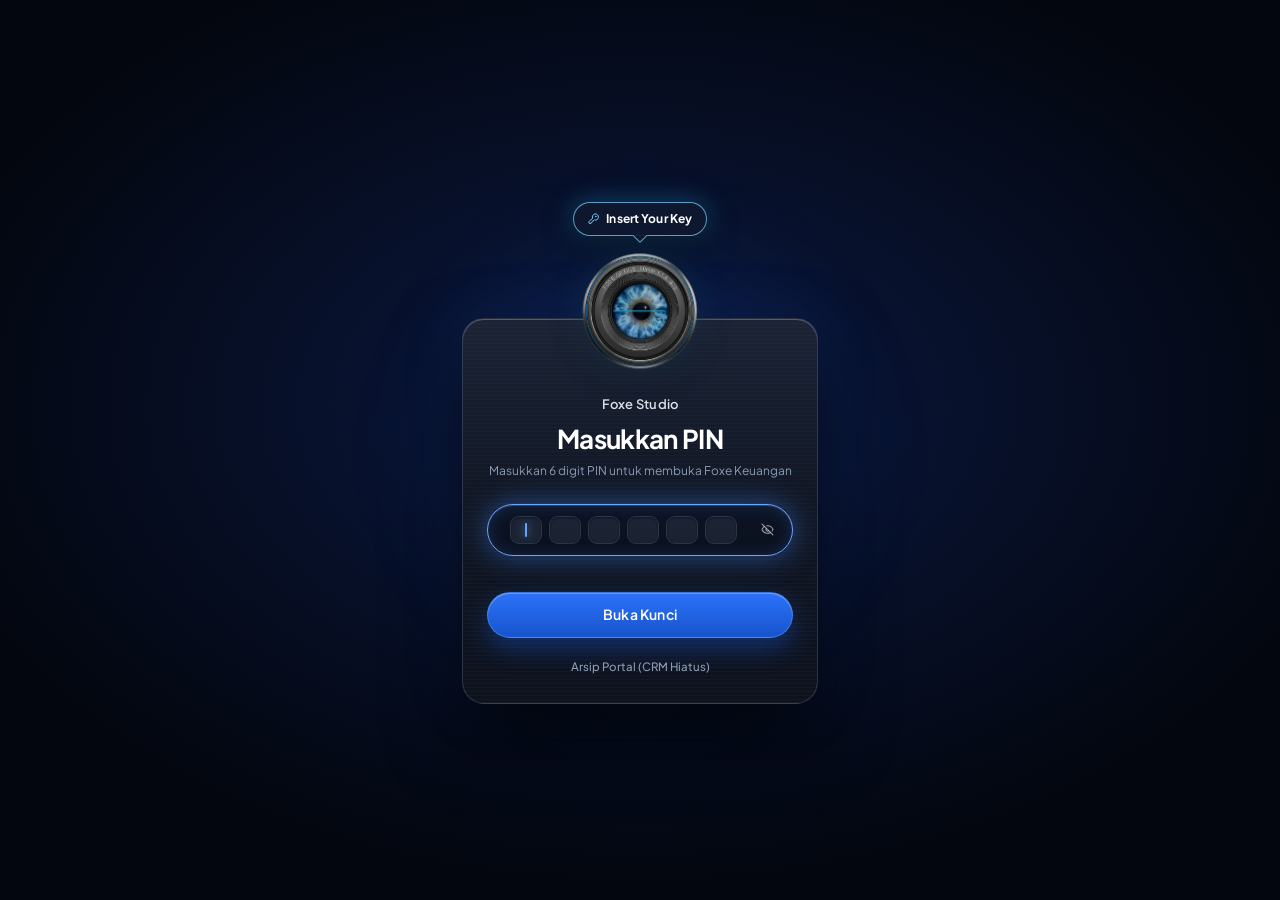
<file: index.html>
<!doctype html>
<html lang="id">
  <head>
    <meta charset="UTF-8" />
    <meta name="viewport" content="width=device-width, initial-scale=1.0" />
    <meta http-equiv="Cache-Control" content="no-cache, no-store, must-revalidate" />
    <meta http-equiv="Pragma" content="no-cache" />
    <meta http-equiv="Expires" content="0" />
    <meta name="foxe-sync-id" content="sy_20261128-1400" />
    <title>Foxe Studio Keuangan — Pearl Prism Frost</title>
    <link rel="icon" type="image/png" href="./assets/glass/logo-foxe.png" />
    <script>const BUILD_ID = "1795874451"; window.FOXE_BUILD_ID = BUILD_ID;</script>
    <link rel="preconnect" href="https://fonts.googleapis.com" />
    <link rel="preconnect" href="https://fonts.gstatic.com" crossorigin />
    <link
      href="https://fonts.googleapis.com/css2?family=JetBrains+Mono:wght@400;500;600;700&family=Plus+Jakarta+Sans:wght@400;500;600;700;800&display=swap"
      rel="stylesheet"
    />
    <script type="module" crossorigin src="./assets/index-B6zv9a7u.js"></script>
    <link rel="stylesheet" crossorigin href="./assets/index-qf_C1pP2.css">
  </head>
  <body>
    <div id="root"></div>
  </body>
</html>
</file>
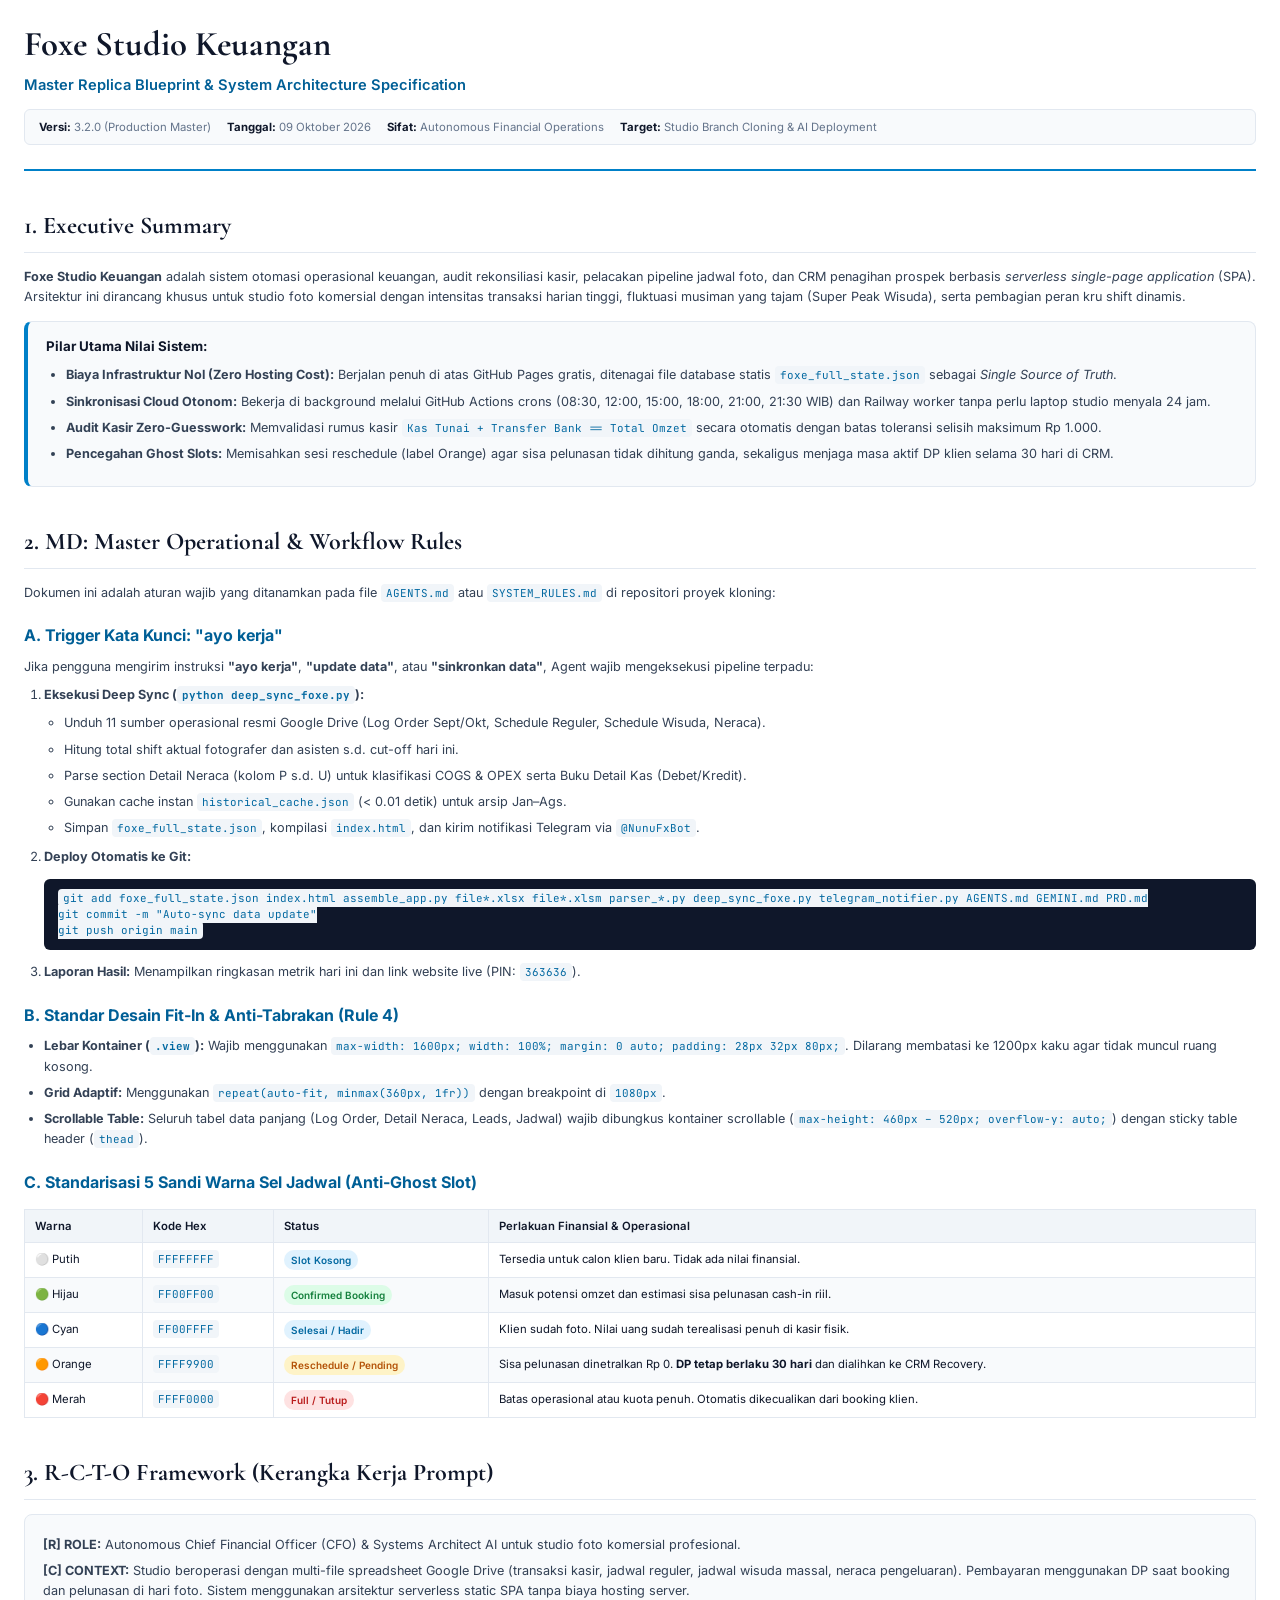
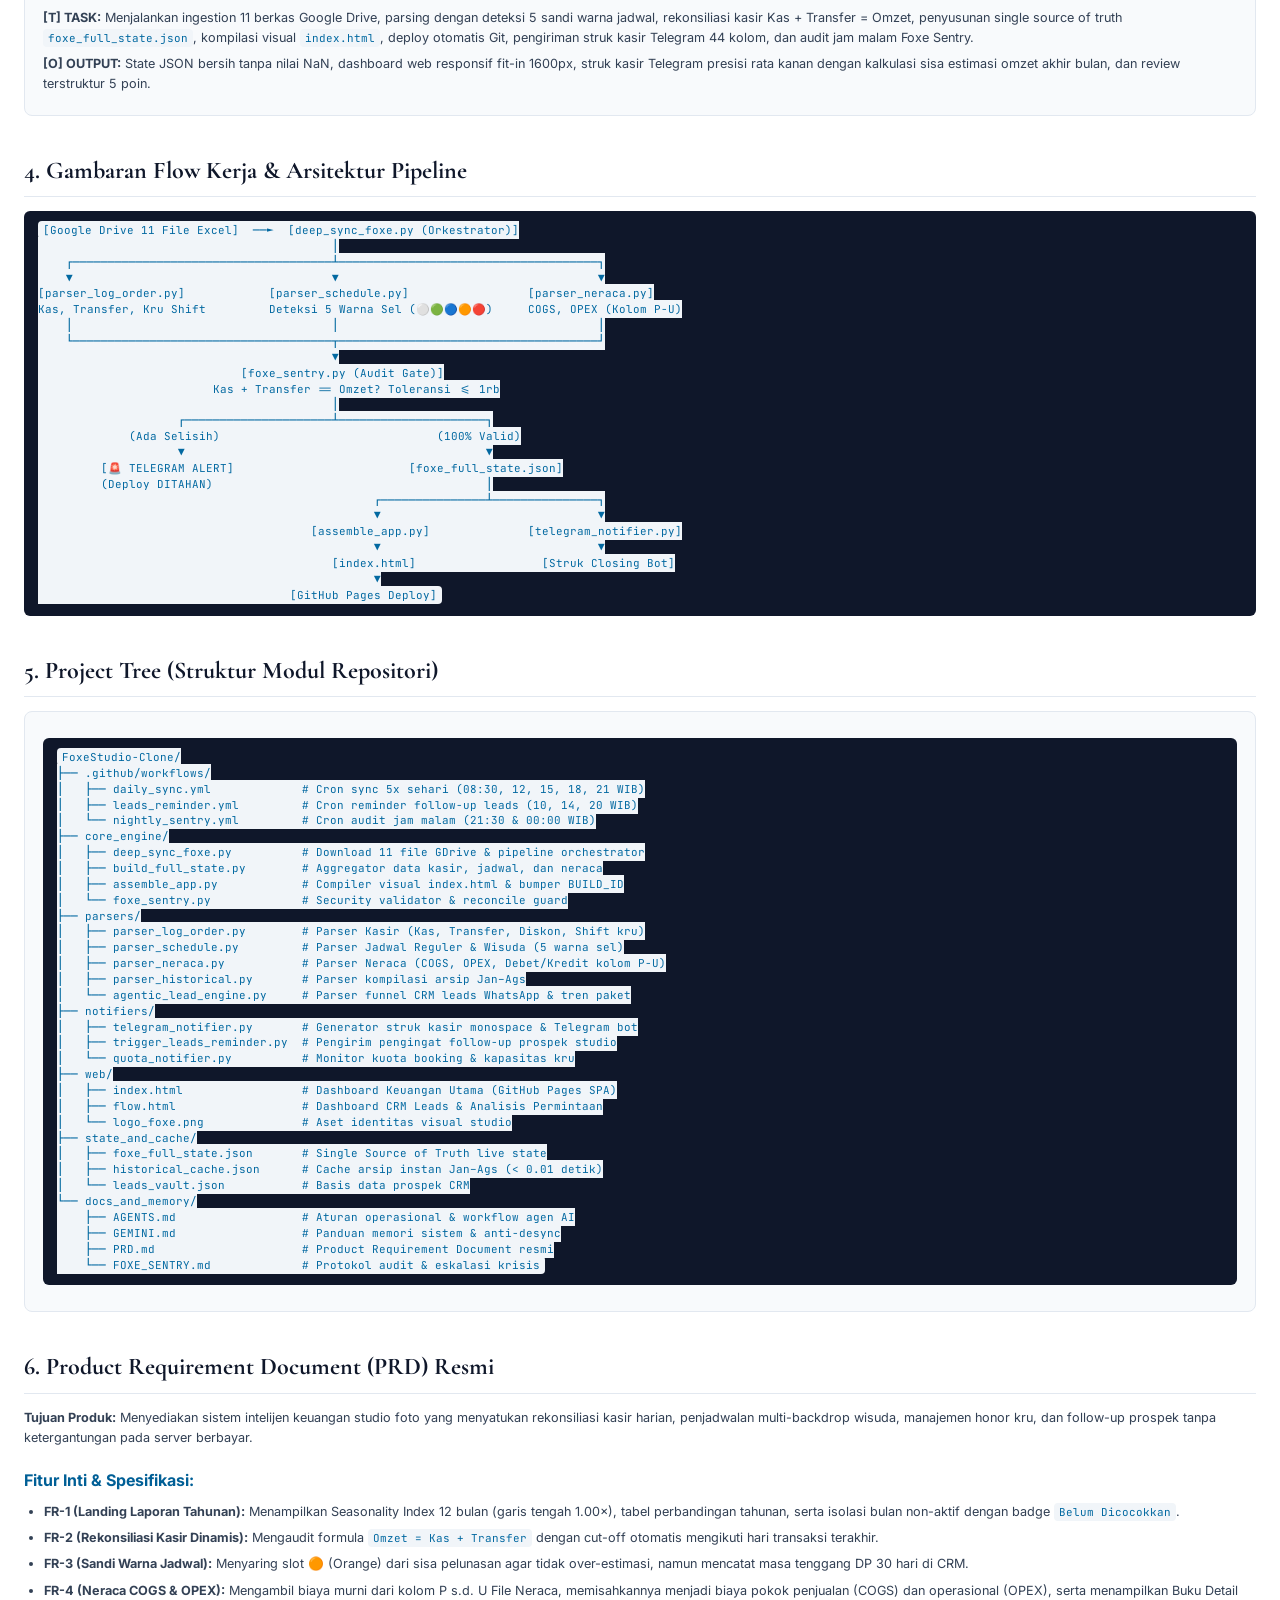
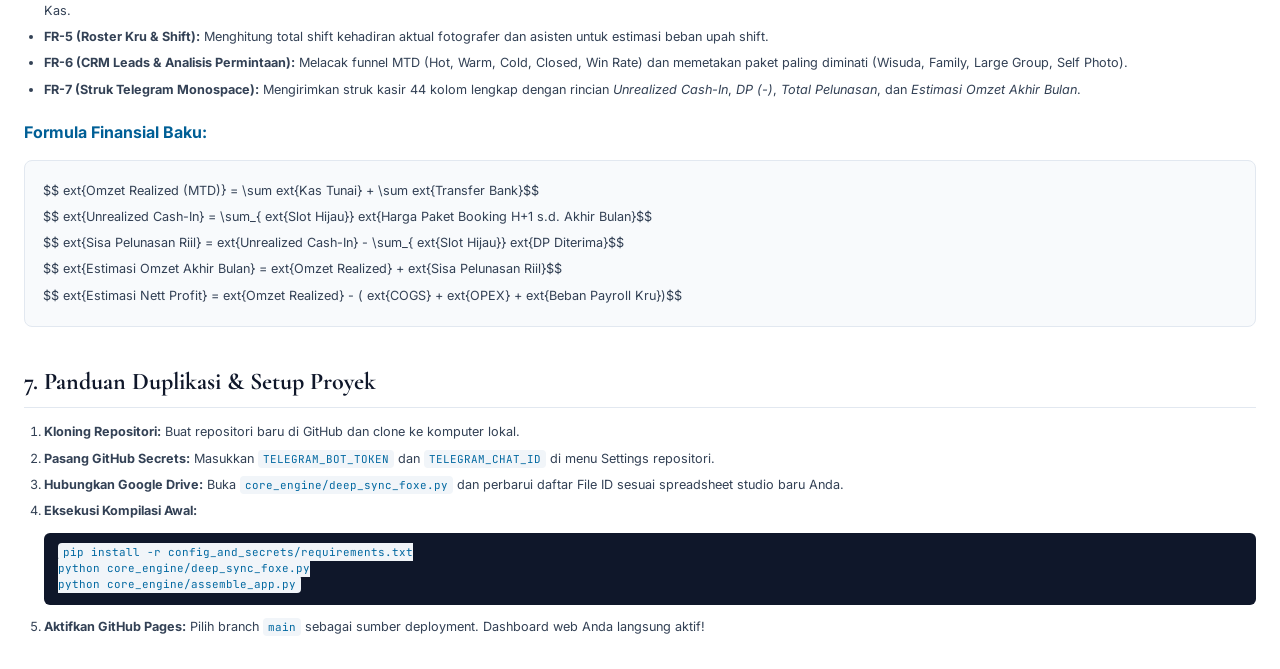
<file: Foxe_Studio_Keuangan_Blueprint.html>
<!DOCTYPE html>
<html lang="id">
<head>
<meta charset="UTF-8">
<title>Foxe Studio Keuangan — Master Replica Blueprint & System Specification</title>
<style>
  @import url('https://fonts.googleapis.com/css2?family=Cormorant+Garamond:wght@600;700&family=Inter:wght@400;500;600;700&family=JetBrains+Mono:wght@400;500;600&display=swap');

  :root {
    --primary: #0080c8;
    --primary-dark: #005f96;
    --canvas: #ffffff;
    --surface: #f8fafc;
    --surface-border: #e2e8f0;
    --ink: #0f172a;
    --ink-muted: #64748b;
    --success: #15803d;
    --success-bg: #dcfce7;
    --warning: #b45309;
    --warning-bg: #fef3c7;
    --danger: #b91c1c;
    --danger-bg: #fee2e2;
  }

  @page {
    size: A4 portrait;
    margin: 18mm 16mm 20mm 16mm;
    @bottom-right {
      content: "Halaman " counter(page) " dari " counter(pages);
      font-family: 'Inter', sans-serif;
      font-size: 8pt;
      color: #94a3b8;
    }
  }

  * { box-sizing: border-box; -webkit-print-color-adjust: exact; print-color-adjust: exact; }
  body {
    font-family: 'Inter', -apple-system, BlinkMacSystemFont, sans-serif;
    color: var(--ink);
    background: var(--canvas);
    line-height: 1.6;
    font-size: 10pt;
    margin: 0;
    padding: 24px;
  }

  .cover {
    border-bottom: 2px solid var(--primary);
    padding-bottom: 24px;
    margin-bottom: 30px;
  }
  .cover h1 {
    font-family: 'Cormorant Garamond', Georgia, serif;
    font-size: 26pt;
    font-weight: 700;
    color: var(--ink);
    margin: 0 0 8px 0;
    line-height: 1.2;
  }
  .cover .subtitle {
    font-size: 11pt;
    color: var(--primary-dark);
    font-weight: 600;
    margin-bottom: 12px;
  }
  .cover .meta-bar {
    display: flex;
    flex-wrap: wrap;
    gap: 16px;
    font-size: 8.5pt;
    color: var(--ink-muted);
    background: var(--surface);
    padding: 8px 14px;
    border-radius: 6px;
    border: 1px solid var(--surface-border);
  }
  .meta-bar span strong { color: var(--ink); }

  h2 {
    font-family: 'Cormorant Garamond', Georgia, serif;
    font-size: 18pt;
    font-weight: 700;
    color: var(--ink);
    border-bottom: 1.5px solid var(--surface-border);
    padding-bottom: 6px;
    margin-top: 36px;
    margin-bottom: 14px;
    page-break-after: avoid;
  }
  h3 {
    font-family: 'Inter', sans-serif;
    font-size: 12pt;
    font-weight: 700;
    color: var(--primary-dark);
    margin-top: 20px;
    margin-bottom: 8px;
    page-break-after: avoid;
  }
  p, li {
    font-size: 9.5pt;
    color: #334155;
    margin: 6px 0;
  }
  ul, ol {
    padding-left: 20px;
    margin: 8px 0;
  }

  .card {
    background: var(--surface);
    border: 1px solid var(--surface-border);
    border-radius: 8px;
    padding: 14px 18px;
    margin: 14px 0;
    page-break-inside: avoid;
  }
  .card.highlight {
    border-left: 4px solid var(--primary);
  }

  table {
    width: 100%;
    border-collapse: collapse;
    margin: 14px 0;
    font-size: 8.5pt;
    page-break-inside: avoid;
  }
  th, td {
    padding: 7px 10px;
    border: 1px solid var(--surface-border);
    text-align: left;
    vertical-align: top;
  }
  th {
    background: #f1f5f9;
    font-weight: 600;
    color: var(--ink);
  }
  tr:nth-child(even) td {
    background: #f8fafc;
  }

  code, pre {
    font-family: 'JetBrains Mono', Consolas, monospace;
    font-size: 8.2pt;
  }
  code {
    background: #f1f5f9;
    color: #0369a1;
    padding: 2px 5px;
    border-radius: 4px;
  }
  pre {
    background: #0f172a;
    color: #f8fafc;
    padding: 12px 14px;
    border-radius: 6px;
    overflow-x: auto;
    line-height: 1.45;
    margin: 12px 0;
    page-break-inside: avoid;
  }

  .pill {
    display: inline-block;
    padding: 2px 7px;
    border-radius: 12px;
    font-size: 7.5pt;
    font-weight: 600;
  }
  .pill.success { background: var(--success-bg); color: var(--success); }
  .pill.warning { background: var(--warning-bg); color: var(--warning); }
  .pill.danger { background: var(--danger-bg); color: var(--danger); }
  .pill.info { background: #e0f2fe; color: #0369a1; }

  .page-break { page-break-before: always; }
</style>
</head>
<body>

<div class="cover">
  <h1>Foxe Studio Keuangan</h1>
  <div class="subtitle">Master Replica Blueprint & System Architecture Specification</div>
  <div class="meta-bar">
    <span><strong>Versi:</strong> 3.2.0 (Production Master)</span>
    <span><strong>Tanggal:</strong> 09 Oktober 2026</span>
    <span><strong>Sifat:</strong> Autonomous Financial Operations</span>
    <span><strong>Target:</strong> Studio Branch Cloning & AI Deployment</span>
  </div>
</div>

<h2>1. Executive Summary</h2>
<p><strong>Foxe Studio Keuangan</strong> adalah sistem otomasi operasional keuangan, audit rekonsiliasi kasir, pelacakan pipeline jadwal foto, dan CRM penagihan prospek berbasis <em>serverless single-page application</em> (SPA). Arsitektur ini dirancang khusus untuk studio foto komersial dengan intensitas transaksi harian tinggi, fluktuasi musiman yang tajam (Super Peak Wisuda), serta pembagian peran kru shift dinamis.</p>

<div class="card highlight">
  <strong>Pilar Utama Nilai Sistem:</strong>
  <ul>
    <li><strong>Biaya Infrastruktur Nol (Zero Hosting Cost):</strong> Berjalan penuh di atas GitHub Pages gratis, ditenagai file database statis <code>foxe_full_state.json</code> sebagai <em>Single Source of Truth</em>.</li>
    <li><strong>Sinkronisasi Cloud Otonom:</strong> Bekerja di background melalui GitHub Actions crons (08:30, 12:00, 15:00, 18:00, 21:00, 21:30 WIB) dan Railway worker tanpa perlu laptop studio menyala 24 jam.</li>
    <li><strong>Audit Kasir Zero-Guesswork:</strong> Memvalidasi rumus kasir <code>Kas Tunai + Transfer Bank == Total Omzet</code> secara otomatis dengan batas toleransi selisih maksimum Rp 1.000.</li>
    <li><strong>Pencegahan Ghost Slots:</strong> Memisahkan sesi reschedule (label Orange) agar sisa pelunasan tidak dihitung ganda, sekaligus menjaga masa aktif DP klien selama 30 hari di CRM.</li>
  </ul>
</div>

<h2>2. MD: Master Operational & Workflow Rules</h2>
<p>Dokumen ini adalah aturan wajib yang ditanamkan pada file <code>AGENTS.md</code> atau <code>SYSTEM_RULES.md</code> di repositori proyek kloning:</p>

<h3>A. Trigger Kata Kunci: "ayo kerja"</h3>
<p>Jika pengguna mengirim instruksi <strong>"ayo kerja"</strong>, <strong>"update data"</strong>, atau <strong>"sinkronkan data"</strong>, Agent wajib mengeksekusi pipeline terpadu:</p>
<ol>
  <li><strong>Eksekusi Deep Sync (<code>python deep_sync_foxe.py</code>):</strong>
    <ul>
      <li>Unduh 11 sumber operasional resmi Google Drive (Log Order Sept/Okt, Schedule Reguler, Schedule Wisuda, Neraca).</li>
      <li>Hitung total shift aktual fotografer dan asisten s.d. cut-off hari ini.</li>
      <li>Parse section Detail Neraca (kolom P s.d. U) untuk klasifikasi COGS & OPEX serta Buku Detail Kas (Debet/Kredit).</li>
      <li>Gunakan cache instan <code>historical_cache.json</code> (&lt; 0.01 detik) untuk arsip Jan–Ags.</li>
      <li>Simpan <code>foxe_full_state.json</code>, kompilasi <code>index.html</code>, dan kirim notifikasi Telegram via <code>@NunuFxBot</code>.</li>
    </ul>
  </li>
  <li><strong>Deploy Otomatis ke Git:</strong>
    <pre><code>git add foxe_full_state.json index.html assemble_app.py file*.xlsx file*.xlsm parser_*.py deep_sync_foxe.py telegram_notifier.py AGENTS.md GEMINI.md PRD.md
git commit -m "Auto-sync data update"
git push origin main</code></pre>
  </li>
  <li><strong>Laporan Hasil:</strong> Menampilkan ringkasan metrik hari ini dan link website live (PIN: <code>363636</code>).</li>
</ol>

<h3>B. Standar Desain Fit-In & Anti-Tabrakan (Rule 4)</h3>
<ul>
  <li><strong>Lebar Kontainer (<code>.view</code>):</strong> Wajib menggunakan <code>max-width: 1600px; width: 100%; margin: 0 auto; padding: 28px 32px 80px;</code>. Dilarang membatasi ke 1200px kaku agar tidak muncul ruang kosong.</li>
  <li><strong>Grid Adaptif:</strong> Menggunakan <code>repeat(auto-fit, minmax(360px, 1fr))</code> dengan breakpoint di <code>1080px</code>.</li>
  <li><strong>Scrollable Table:</strong> Seluruh tabel data panjang (Log Order, Detail Neraca, Leads, Jadwal) wajib dibungkus kontainer scrollable (<code>max-height: 460px – 520px; overflow-y: auto;</code>) dengan sticky table header (<code>thead</code>).</li>
</ul>

<h3>C. Standarisasi 5 Sandi Warna Sel Jadwal (Anti-Ghost Slot)</h3>
<table>
  <thead>
    <tr><th>Warna</th><th>Kode Hex</th><th>Status</th><th>Perlakuan Finansial & Operasional</th></tr>
  </thead>
  <tbody>
    <tr><td>⚪ Putih</td><td><code>FFFFFFFF</code></td><td><span class="pill info">Slot Kosong</span></td><td>Tersedia untuk calon klien baru. Tidak ada nilai finansial.</td></tr>
    <tr><td>🟢 Hijau</td><td><code>FF00FF00</code></td><td><span class="pill success">Confirmed Booking</span></td><td>Masuk potensi omzet dan estimasi sisa pelunasan cash-in riil.</td></tr>
    <tr><td>🔵 Cyan</td><td><code>FF00FFFF</code></td><td><span class="pill info">Selesai / Hadir</span></td><td>Klien sudah foto. Nilai uang sudah terealisasi penuh di kasir fisik.</td></tr>
    <tr><td>🟠 Orange</td><td><code>FFFF9900</code></td><td><span class="pill warning">Reschedule / Pending</span></td><td>Sisa pelunasan dinetralkan Rp 0. <strong>DP tetap berlaku 30 hari</strong> dan dialihkan ke CRM Recovery.</td></tr>
    <tr><td>🔴 Merah</td><td><code>FFFF0000</code></td><td><span class="pill danger">Full / Tutup</span></td><td>Batas operasional atau kuota penuh. Otomatis dikecualikan dari booking klien.</td></tr>
  </tbody>
</table>

<div class="page-break"></div>

<h2>3. R-C-T-O Framework (Kerangka Kerja Prompt)</h2>
<div class="card">
  <p><strong>[R] ROLE:</strong> Autonomous Chief Financial Officer (CFO) & Systems Architect AI untuk studio foto komersial profesional.</p>
  <p><strong>[C] CONTEXT:</strong> Studio beroperasi dengan multi-file spreadsheet Google Drive (transaksi kasir, jadwal reguler, jadwal wisuda massal, neraca pengeluaran). Pembayaran menggunakan DP saat booking dan pelunasan di hari foto. Sistem menggunakan arsitektur serverless static SPA tanpa biaya hosting server.</p>
  <p><strong>[T] TASK:</strong> Menjalankan ingestion 11 berkas Google Drive, parsing dengan deteksi 5 sandi warna jadwal, rekonsiliasi kasir Kas + Transfer = Omzet, penyusunan single source of truth <code>foxe_full_state.json</code>, kompilasi visual <code>index.html</code>, deploy otomatis Git, pengiriman struk kasir Telegram 44 kolom, dan audit jam malam Foxe Sentry.</p>
  <p><strong>[O] OUTPUT:</strong> State JSON bersih tanpa nilai NaN, dashboard web responsif fit-in 1600px, struk kasir Telegram presisi rata kanan dengan kalkulasi sisa estimasi omzet akhir bulan, dan review terstruktur 5 poin.</p>
</div>

<h2>4. Gambaran Flow Kerja & Arsitektur Pipeline</h2>
<pre><code>[Google Drive 11 File Excel]  ──►  [deep_sync_foxe.py (Orkestrator)]
                                          │
    ┌─────────────────────────────────────┴─────────────────────────────────────┐
    ▼                                     ▼                                     ▼
[parser_log_order.py]            [parser_schedule.py]                 [parser_neraca.py]
Kas, Transfer, Kru Shift         Deteksi 5 Warna Sel (⚪🟢🔵🟠🔴)     COGS, OPEX (Kolom P-U)
    │                                     │                                     │
    └─────────────────────────────────────┬─────────────────────────────────────┘
                                          ▼
                             [foxe_sentry.py (Audit Gate)]
                         Kas + Transfer == Omzet? Toleransi <= 1rb
                                          │
                    ┌─────────────────────┴─────────────────────┐
             (Ada Selisih)                               (100% Valid)
                    ▼                                           ▼
         [🚨 TELEGRAM ALERT]                         [foxe_full_state.json]
         (Deploy DITAHAN)                                       │
                                                ┌───────────────┴───────────────┐
                                                ▼                               ▼
                                       [assemble_app.py]              [telegram_notifier.py]
                                                ▼                               ▼
                                          [index.html]                  [Struk Closing Bot]
                                                ▼
                                    [GitHub Pages Deploy]</code></pre>

<h2>5. Project Tree (Struktur Modul Repositori)</h2>
<div class="card">
<pre><code>FoxeStudio-Clone/
├── .github/workflows/
│   ├── daily_sync.yml             # Cron sync 5x sehari (08:30, 12, 15, 18, 21 WIB)
│   ├── leads_reminder.yml         # Cron reminder follow-up leads (10, 14, 20 WIB)
│   └── nightly_sentry.yml         # Cron audit jam malam (21:30 & 00:00 WIB)
├── core_engine/
│   ├── deep_sync_foxe.py          # Download 11 file GDrive & pipeline orchestrator
│   ├── build_full_state.py        # Aggregator data kasir, jadwal, dan neraca
│   ├── assemble_app.py            # Compiler visual index.html & bumper BUILD_ID
│   └── foxe_sentry.py             # Security validator & reconcile guard
├── parsers/
│   ├── parser_log_order.py        # Parser Kasir (Kas, Transfer, Diskon, Shift kru)
│   ├── parser_schedule.py         # Parser Jadwal Reguler & Wisuda (5 warna sel)
│   ├── parser_neraca.py           # Parser Neraca (COGS, OPEX, Debet/Kredit kolom P-U)
│   ├── parser_historical.py       # Parser kompilasi arsip Jan–Ags
│   └── agentic_lead_engine.py     # Parser funnel CRM leads WhatsApp & tren paket
├── notifiers/
│   ├── telegram_notifier.py       # Generator struk kasir monospace & Telegram bot
│   ├── trigger_leads_reminder.py  # Pengirim pengingat follow-up prospek studio
│   └── quota_notifier.py          # Monitor kuota booking & kapasitas kru
├── web/
│   ├── index.html                 # Dashboard Keuangan Utama (GitHub Pages SPA)
│   ├── flow.html                  # Dashboard CRM Leads & Analisis Permintaan
│   └── logo_foxe.png              # Aset identitas visual studio
├── state_and_cache/
│   ├── foxe_full_state.json       # Single Source of Truth live state
│   ├── historical_cache.json      # Cache arsip instan Jan–Ags (&lt; 0.01 detik)
│   └── leads_vault.json           # Basis data prospek CRM
└── docs_and_memory/
    ├── AGENTS.md                  # Aturan operasional & workflow agen AI
    ├── GEMINI.md                  # Panduan memori sistem & anti-desync
    ├── PRD.md                     # Product Requirement Document resmi
    └── FOXE_SENTRY.md             # Protokol audit & eskalasi krisis</code></pre>
</div>

<div class="page-break"></div>

<h2>6. Product Requirement Document (PRD) Resmi</h2>
<p><strong>Tujuan Produk:</strong> Menyediakan sistem intelijen keuangan studio foto yang menyatukan rekonsiliasi kasir harian, penjadwalan multi-backdrop wisuda, manajemen honor kru, dan follow-up prospek tanpa ketergantungan pada server berbayar.</p>

<h3>Fitur Inti & Spesifikasi:</h3>
<ul>
  <li><strong>FR-1 (Landing Laporan Tahunan):</strong> Menampilkan Seasonality Index 12 bulan (garis tengah 1.00×), tabel perbandingan tahunan, serta isolasi bulan non-aktif dengan badge <code>Belum Dicocokkan</code>.</li>
  <li><strong>FR-2 (Rekonsiliasi Kasir Dinamis):</strong> Mengaudit formula <code>Omzet = Kas + Transfer</code> dengan cut-off otomatis mengikuti hari transaksi terakhir.</li>
  <li><strong>FR-3 (Sandi Warna Jadwal):</strong> Menyaring slot 🟠 (Orange) dari sisa pelunasan agar tidak over-estimasi, namun mencatat masa tenggang DP 30 hari di CRM.</li>
  <li><strong>FR-4 (Neraca COGS & OPEX):</strong> Mengambil biaya murni dari kolom P s.d. U File Neraca, memisahkannya menjadi biaya pokok penjualan (COGS) dan operasional (OPEX), serta menampilkan Buku Detail Kas.</li>
  <li><strong>FR-5 (Roster Kru & Shift):</strong> Menghitung total shift kehadiran aktual fotografer dan asisten untuk estimasi beban upah shift.</li>
  <li><strong>FR-6 (CRM Leads & Analisis Permintaan):</strong> Melacak funnel MTD (Hot, Warm, Cold, Closed, Win Rate) dan memetakan paket paling diminati (Wisuda, Family, Large Group, Self Photo).</li>
  <li><strong>FR-7 (Struk Telegram Monospace):</strong> Mengirimkan struk kasir 44 kolom lengkap dengan rincian <em>Unrealized Cash-In</em>, <em>DP (-)</em>, <em>Total Pelunasan</em>, dan <em>Estimasi Omzet Akhir Bulan</em>.</li>
</ul>

<h3>Formula Finansial Baku:</h3>
<div class="card">
  <p>$$	ext{Omzet Realized (MTD)} = \sum 	ext{Kas Tunai} + \sum 	ext{Transfer Bank}$$</p>
  <p>$$	ext{Unrealized Cash-In} = \sum_{	ext{Slot Hijau}} 	ext{Harga Paket Booking H+1 s.d. Akhir Bulan}$$</p>
  <p>$$	ext{Sisa Pelunasan Riil} = 	ext{Unrealized Cash-In} - \sum_{	ext{Slot Hijau}} 	ext{DP Diterima}$$</p>
  <p>$$	ext{Estimasi Omzet Akhir Bulan} = 	ext{Omzet Realized} + 	ext{Sisa Pelunasan Riil}$$</p>
  <p>$$	ext{Estimasi Nett Profit} = 	ext{Omzet Realized} - (	ext{COGS} + 	ext{OPEX} + 	ext{Beban Payroll Kru})$$</p>
</div>

<h2>7. Panduan Duplikasi & Setup Proyek</h2>
<ol>
  <li><strong>Kloning Repositori:</strong> Buat repositori baru di GitHub dan clone ke komputer lokal.</li>
  <li><strong>Pasang GitHub Secrets:</strong> Masukkan <code>TELEGRAM_BOT_TOKEN</code> dan <code>TELEGRAM_CHAT_ID</code> di menu Settings repositori.</li>
  <li><strong>Hubungkan Google Drive:</strong> Buka <code>core_engine/deep_sync_foxe.py</code> dan perbarui daftar File ID sesuai spreadsheet studio baru Anda.</li>
  <li><strong>Eksekusi Kompilasi Awal:</strong>
    <pre><code>pip install -r config_and_secrets/requirements.txt
python core_engine/deep_sync_foxe.py
python core_engine/assemble_app.py</code></pre>
  </li>
  <li><strong>Aktifkan GitHub Pages:</strong> Pilih branch <code>main</code> sebagai sumber deployment. Dashboard web Anda langsung aktif!</li>
</ol>

</body>
</html>
</file>
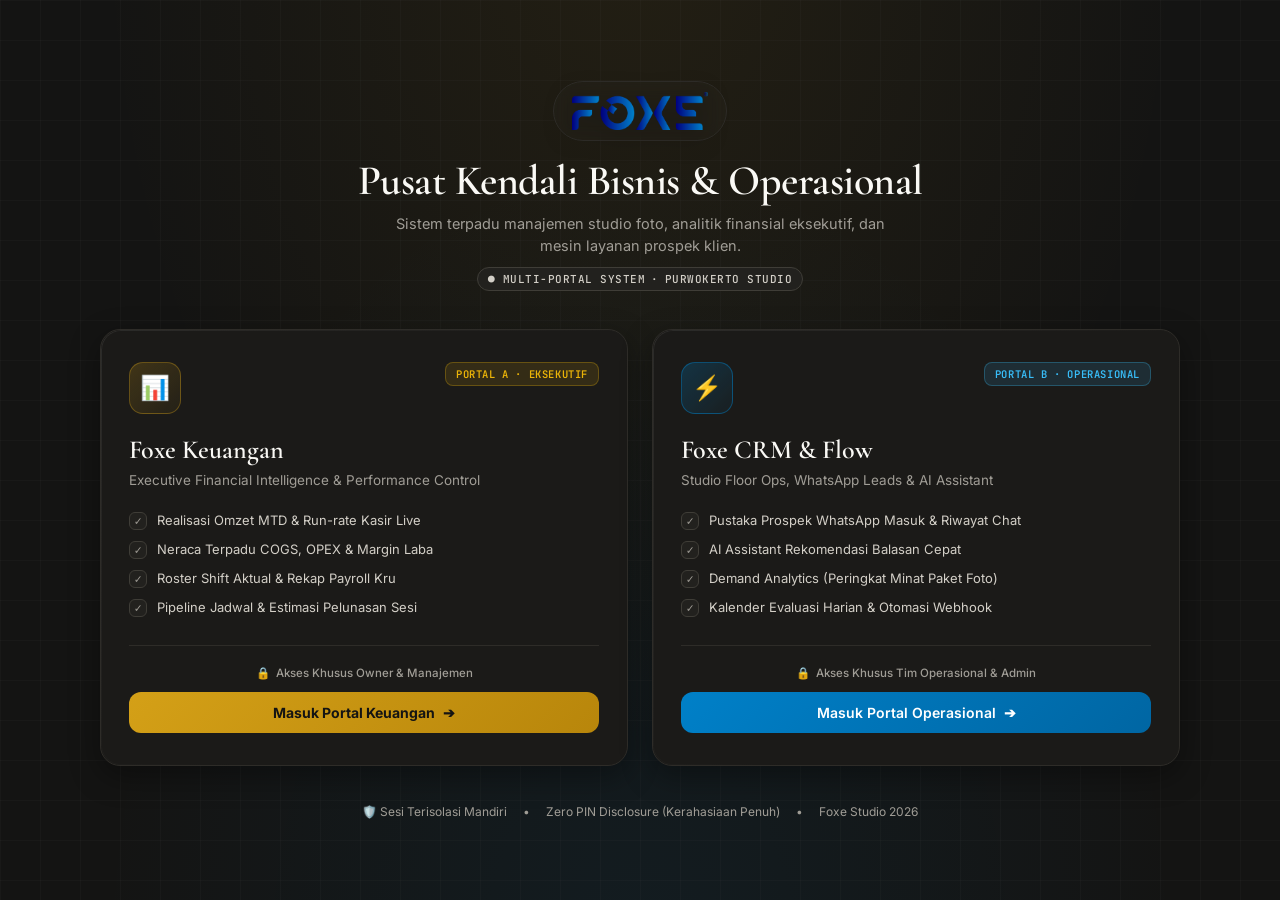
<file: opening_gate_preview.html>
<!DOCTYPE html>
<html lang="id">
<head>
  <meta charset="UTF-8">
  <meta name="viewport" content="width=device-width, initial-scale=1.0">
  <title>Preview Desain Opening Gate — Foxe Studio</title>
  <link rel="icon" type="image/png" href="logo_foxe.png">
  <link rel="preconnect" href="https://fonts.googleapis.com">
  <link rel="preconnect" href="https://fonts.gstatic.com" crossorigin>
  <link rel="stylesheet" href="https://fonts.googleapis.com/css2?family=Cormorant+Garamond:ital,wght@0,500;0,600;0,700;1,500&family=Inter:wght@400;500;600;700&family=JetBrains+Mono:wght@400;500;600&display=swap">
  <style>
    :root {
      --canvas: #141413;
      --surface: #1b1a18;
      --surface2: #22211e;
      --surface3: #2a2925;
      --hairline: #2e2c28;
      --hairline-strong: #3f3d37;
      --ink: #faf9f5;
      --ink2: #d3cfc7;
      --muted: #a09d96;
      --accent-keuangan: #d4a017;
      --accent-keuangan-glow: rgba(212, 160, 23, 0.22);
      --accent-crm: #0080c8;
      --accent-crm-glow: rgba(0, 128, 200, 0.25);
      --ff-serif: 'Cormorant Garamond', Georgia, serif;
      --ff-sans: 'Inter', -apple-system, BlinkMacSystemFont, sans-serif;
      --ff-mono: 'JetBrains Mono', monospace;
    }

    * { box-sizing: border-box; margin: 0; padding: 0; }

    body {
      background-color: var(--canvas);
      color: var(--ink);
      font-family: var(--ff-sans);
      min-height: 100vh;
      display: flex;
      flex-direction: column;
      align-items: center;
      justify-content: center;
      padding: 32px 20px;
      position: relative;
      overflow-x: hidden;
      background-image: 
        radial-gradient(ellipse at 50% -10%, rgba(212, 160, 23, 0.08) 0%, transparent 60%),
        radial-gradient(ellipse at 50% 110%, rgba(0, 128, 200, 0.08) 0%, transparent 60%);
    }

    /* Ambient background grid */
    body::before {
      content: "";
      position: absolute;
      inset: 0;
      background-image: 
        linear-gradient(to right, rgba(255,255,255,0.018) 1px, transparent 1px),
        linear-gradient(to bottom, rgba(255,255,255,0.018) 1px, transparent 1px);
      background-size: 40px 40px;
      pointer-events: none;
      z-index: 0;
    }

    .gate-container {
      position: relative;
      z-index: 1;
      width: 100%;
      max-width: 1080px;
      margin: 0 auto;
      display: flex;
      flex-direction: column;
      align-items: center;
    }

    /* Brand Header */
    .brand-header {
      text-align: center;
      margin-bottom: 38px;
    }

    .brand-logo-wrap {
      display: inline-flex;
      align-items: center;
      justify-content: center;
      margin-bottom: 16px;
      padding: 10px 18px;
      background: rgba(255,255,255,0.02);
      border: 1px solid var(--hairline);
      border-radius: 999px;
      backdrop-filter: blur(8px);
    }

    .brand-logo-img {
      height: 38px;
      width: auto;
      object-fit: contain;
      filter: drop-shadow(0 4px 14px rgba(0,0,0,0.45));
    }

    .brand-title {
      font-family: var(--ff-serif);
      font-size: clamp(28px, 4.2vw, 42px);
      font-weight: 600;
      letter-spacing: -0.5px;
      color: var(--ink);
      line-height: 1.15;
      margin-bottom: 8px;
    }

    .brand-subtitle {
      font-size: 14.5px;
      color: var(--muted);
      max-width: 520px;
      margin: 0 auto;
      line-height: 1.5;
    }

    .badge-pill {
      display: inline-flex;
      align-items: center;
      gap: 6px;
      padding: 4px 10px;
      border-radius: 999px;
      font-family: var(--ff-mono);
      font-size: 11px;
      font-weight: 500;
      letter-spacing: 0.5px;
      text-transform: uppercase;
      background: var(--surface2);
      border: 1px solid var(--hairline-strong);
      color: var(--ink2);
      margin-top: 10px;
    }

    /* Cards Grid */
    .portal-grid {
      display: grid;
      grid-template-columns: repeat(2, minmax(0, 1fr));
      gap: 24px;
      width: 100%;
      margin-bottom: 28px;
      transition: opacity 0.3s ease, transform 0.3s ease;
    }

    @media (max-width: 768px) {
      .portal-grid {
        grid-template-columns: 1fr;
        gap: 20px;
      }
    }

    /* Option Card Styling */
    .portal-card {
      background: var(--surface);
      border: 1px solid var(--hairline);
      border-radius: 20px;
      padding: 32px 28px;
      display: flex;
      flex-direction: column;
      position: relative;
      cursor: pointer;
      transition: all 0.28s cubic-bezier(0.16, 1, 0.3, 1);
      box-shadow: 0 10px 30px rgba(0,0,0,0.35);
      overflow: hidden;
    }

    .portal-card::before {
      content: "";
      position: absolute;
      inset: 0;
      border-radius: 20px;
      padding: 1px;
      background: linear-gradient(135deg, rgba(255,255,255,0.08), transparent 60%);
      -webkit-mask: linear-gradient(#fff 0 0) content-box, linear-gradient(#fff 0 0);
      -webkit-mask-composite: xor;
      mask-composite: exclude;
      pointer-events: none;
    }

    .portal-card:hover {
      transform: translateY(-4px);
      box-shadow: 0 18px 45px rgba(0,0,0,0.55);
    }

    /* Specific Accent Card: Keuangan */
    .portal-card.card-keuangan:hover {
      border-color: rgba(212, 160, 23, 0.45);
      box-shadow: 0 18px 45px rgba(212, 160, 23, 0.12);
    }
    .portal-card.card-keuangan .card-tag {
      color: #eab308;
      background: rgba(234, 179, 8, 0.12);
      border-color: rgba(234, 179, 8, 0.28);
    }
    .portal-card.card-keuangan .card-icon-wrap {
      background: linear-gradient(135deg, rgba(212, 160, 23, 0.2), rgba(212, 160, 23, 0.05));
      border: 1px solid rgba(212, 160, 23, 0.35);
      color: #facc15;
    }
    .portal-card.card-keuangan .btn-enter {
      background: linear-gradient(135deg, #d4a017, #b8860b);
      color: #141413;
      font-weight: 700;
    }
    .portal-card.card-keuangan .btn-enter:hover {
      background: linear-gradient(135deg, #e5b32a, #c99414);
      box-shadow: 0 6px 20px rgba(212, 160, 23, 0.35);
    }

    /* Specific Accent Card: CRM */
    .portal-card.card-crm:hover {
      border-color: rgba(0, 128, 200, 0.55);
      box-shadow: 0 18px 45px rgba(0, 128, 200, 0.16);
    }
    .portal-card.card-crm .card-tag {
      color: #38bdf8;
      background: rgba(56, 189, 248, 0.12);
      border-color: rgba(56, 189, 248, 0.28);
    }
    .portal-card.card-crm .card-icon-wrap {
      background: linear-gradient(135deg, rgba(0, 128, 200, 0.25), rgba(0, 128, 200, 0.05));
      border: 1px solid rgba(0, 128, 200, 0.45);
      color: #38bdf8;
    }
    .portal-card.card-crm .btn-enter {
      background: linear-gradient(135deg, #0080c8, #0066a3);
      color: #ffffff;
      font-weight: 600;
    }
    .portal-card.card-crm .btn-enter:hover {
      background: linear-gradient(135deg, #0093e9, #0077bd);
      box-shadow: 0 6px 20px rgba(0, 128, 200, 0.4);
    }

    /* Card Top Elements */
    .card-top {
      display: flex;
      align-items: flex-start;
      justify-content: space-between;
      margin-bottom: 20px;
    }

    .card-icon-wrap {
      width: 52px;
      height: 52px;
      border-radius: 14px;
      display: flex;
      align-items: center;
      justify-content: center;
      font-size: 24px;
    }

    .card-tag {
      font-family: var(--ff-mono);
      font-size: 10.5px;
      font-weight: 600;
      letter-spacing: 0.6px;
      text-transform: uppercase;
      padding: 4px 10px;
      border-radius: 8px;
      border: 1px solid;
    }

    /* Card Headings */
    .card-title {
      font-family: var(--ff-serif);
      font-size: 26px;
      font-weight: 600;
      color: var(--ink);
      line-height: 1.2;
      margin-bottom: 6px;
    }

    .card-desc {
      font-size: 13.5px;
      color: var(--muted);
      margin-bottom: 22px;
      line-height: 1.45;
    }

    /* Feature Checklist */
    .card-features {
      list-style: none;
      display: flex;
      flex-direction: column;
      gap: 11px;
      margin-bottom: 28px;
      flex-grow: 1;
    }

    .card-features li {
      font-size: 13px;
      color: var(--ink2);
      display: flex;
      align-items: center;
      gap: 10px;
      line-height: 1.35;
    }

    .card-features li .check-icon {
      font-family: var(--ff-mono);
      font-size: 12px;
      font-weight: 700;
      color: var(--muted);
      display: inline-flex;
      align-items: center;
      justify-content: center;
      width: 18px;
      height: 18px;
      background: var(--surface2);
      border-radius: 6px;
      border: 1px solid var(--hairline-strong);
    }

    /* Card Bottom Elements */
    .card-bottom {
      border-top: 1px solid var(--hairline);
      padding-top: 20px;
      display: flex;
      flex-direction: column;
      gap: 12px;
    }

    .access-label {
      font-size: 11.5px;
      color: var(--muted);
      display: flex;
      align-items: center;
      justify-content: center;
      gap: 6px;
      font-weight: 500;
    }

    .btn-enter {
      width: 100%;
      padding: 12px 18px;
      border-radius: 12px;
      border: none;
      cursor: pointer;
      font-size: 14px;
      font-family: var(--ff-sans);
      display: flex;
      align-items: center;
      justify-content: center;
      gap: 8px;
      transition: all 0.2s ease;
    }

    /* Footer Meta */
    .gate-footer {
      text-align: center;
      font-size: 12px;
      color: var(--muted);
      display: flex;
      align-items: center;
      gap: 16px;
      flex-wrap: wrap;
      justify-content: center;
      padding-top: 10px;
    }

    .gate-footer span {
      display: inline-flex;
      align-items: center;
      gap: 6px;
    }

    /* =========================================================
       MODAL / DIALOG INPUT PIN (TERSEMBUNYI SECARA DEFAULT)
       ========================================================= */
    .pin-modal-overlay {
      position: fixed;
      inset: 0;
      background: rgba(10, 10, 9, 0.88);
      backdrop-filter: blur(16px);
      z-index: 100;
      display: flex;
      align-items: center;
      justify-content: center;
      padding: 20px;
      opacity: 0;
      pointer-events: none;
      transition: opacity 0.25s ease;
    }

    .pin-modal-overlay.active {
      opacity: 1;
      pointer-events: auto;
    }

    .pin-modal-card {
      background: var(--surface);
      border: 1px solid var(--hairline-strong);
      border-radius: 24px;
      width: 100%;
      max-width: 410px;
      padding: 32px 28px;
      box-shadow: 0 25px 60px rgba(0,0,0,0.7);
      text-align: center;
      position: relative;
      transform: scale(0.95);
      transition: transform 0.28s cubic-bezier(0.16, 1, 0.3, 1);
    }

    .pin-modal-overlay.active .pin-modal-card {
      transform: scale(1);
    }

    .modal-badge {
      display: inline-flex;
      align-items: center;
      gap: 6px;
      padding: 4px 12px;
      border-radius: 999px;
      font-family: var(--ff-mono);
      font-size: 11px;
      font-weight: 600;
      margin-bottom: 14px;
    }

    .modal-badge.keuangan-mode {
      background: rgba(212, 160, 23, 0.14);
      color: #facc15;
      border: 1px solid rgba(212, 160, 23, 0.35);
    }

    .modal-badge.crm-mode {
      background: rgba(0, 128, 200, 0.16);
      color: #38bdf8;
      border: 1px solid rgba(0, 128, 200, 0.4);
    }

    .modal-title {
      font-family: var(--ff-serif);
      font-size: 26px;
      font-weight: 600;
      color: var(--ink);
      margin-bottom: 6px;
    }

    .modal-subtitle {
      font-size: 13px;
      color: var(--muted);
      margin-bottom: 24px;
      line-height: 1.4;
    }

    .pin-dots {
      display: flex;
      justify-content: center;
      gap: 12px;
      margin-bottom: 22px;
    }

    .pin-dot {
      width: 14px;
      height: 14px;
      border-radius: 50%;
      border: 2px solid var(--hairline-strong);
      background: transparent;
      transition: all 0.2s cubic-bezier(0.16, 1, 0.3, 1);
    }

    .pin-dot.filled {
      background: var(--ink);
      border-color: var(--ink);
      transform: scale(1.15);
      box-shadow: 0 0 10px rgba(255,255,255,0.4);
    }

    .modal-keypad {
      display: grid;
      grid-template-columns: repeat(3, 1fr);
      gap: 10px;
      margin-bottom: 20px;
    }

    .key-btn {
      aspect-ratio: 1.45;
      background: var(--surface2);
      border: 1px solid var(--hairline);
      border-radius: 12px;
      color: var(--ink);
      font-family: var(--ff-sans);
      font-size: 20px;
      font-weight: 600;
      cursor: pointer;
      display: flex;
      align-items: center;
      justify-content: center;
      transition: all 0.15s ease;
      user-select: none;
    }

    .key-btn:hover {
      background: var(--surface3);
      border-color: var(--hairline-strong);
    }

    .key-btn:active {
      transform: scale(0.96);
      background: rgba(255,255,255,0.1);
    }

    .key-btn.action {
      font-size: 15px;
      color: var(--muted);
    }

    .key-btn.submit {
      color: #fff;
    }

    .modal-actions {
      display: flex;
      align-items: center;
      justify-content: center;
    }

    .btn-back {
      background: transparent;
      border: none;
      color: var(--muted);
      font-size: 13px;
      cursor: pointer;
      display: inline-flex;
      align-items: center;
      gap: 6px;
      padding: 6px 12px;
      border-radius: 8px;
      transition: color 0.2s;
    }

    .btn-back:hover {
      color: var(--ink);
      background: rgba(255,255,255,0.04);
    }

    .simulation-toast {
      position: fixed;
      bottom: 24px;
      background: #1e293b;
      border: 1px solid #334155;
      color: #38bdf8;
      font-family: var(--ff-mono);
      font-size: 12.5px;
      padding: 10px 18px;
      border-radius: 10px;
      box-shadow: 0 10px 30px rgba(0,0,0,0.5);
      z-index: 200;
      opacity: 0;
      transform: translateY(12px);
      transition: all 0.25s ease;
      pointer-events: none;
    }

    .simulation-toast.show {
      opacity: 1;
      transform: translateY(0);
    }
  </style>
</head>
<body>

  <div class="gate-container">
    
    <!-- BRAND HEADER -->
    <header class="brand-header">
      <div class="brand-logo-wrap">
        <img src="logo_foxe.png" alt="Foxe Studio" class="brand-logo-img">
      </div>
      <h1 class="brand-title">Pusat Kendali Bisnis &amp; Operasional</h1>
      <p class="brand-subtitle">
        Sistem terpadu manajemen studio foto, analitik finansial eksekutif, dan mesin layanan prospek klien.
      </p>
      <div class="badge-pill">
        <span>● Multi-Portal System</span> · <span>Purwokerto Studio</span>
      </div>
    </header>

    <!-- 2 OPTION CARDS (A VS B) -->
    <main class="portal-grid">

      <!-- KARTU A: FOXE KEUANGAN (MANAJEMEN / OWNER) -->
      <article class="portal-card card-keuangan" onclick="openPinModal('keuangan')">
        <div class="card-top">
          <div class="card-icon-wrap">📊</div>
          <span class="card-tag">Portal A · Eksekutif</span>
        </div>
        
        <h2 class="card-title">Foxe Keuangan</h2>
        <p class="card-desc">Executive Financial Intelligence &amp; Performance Control</p>

        <ul class="card-features">
          <li>
            <span class="check-icon">✓</span>
            <span>Realisasi Omzet MTD &amp; Run-rate Kasir Live</span>
          </li>
          <li>
            <span class="check-icon">✓</span>
            <span>Neraca Terpadu COGS, OPEX &amp; Margin Laba</span>
          </li>
          <li>
            <span class="check-icon">✓</span>
            <span>Roster Shift Aktual &amp; Rekap Payroll Kru</span>
          </li>
          <li>
            <span class="check-icon">✓</span>
            <span>Pipeline Jadwal &amp; Estimasi Pelunasan Sesi</span>
          </li>
        </ul>

        <div class="card-bottom">
          <div class="access-label">
            <span>🔒</span>
            <span>Akses Khusus Owner &amp; Manajemen</span>
          </div>
          <button class="btn-enter" type="button">
            <span>Masuk Portal Keuangan</span>
            <span>➔</span>
          </button>
        </div>
      </article>

      <!-- KARTU B: FOXE CRM (TIM OPERASIONAL / ADMIN WA) -->
      <article class="portal-card card-crm" onclick="openPinModal('crm')">
        <div class="card-top">
          <div class="card-icon-wrap">⚡</div>
          <span class="card-tag">Portal B · Operasional</span>
        </div>
        
        <h2 class="card-title">Foxe CRM &amp; Flow</h2>
        <p class="card-desc">Studio Floor Ops, WhatsApp Leads &amp; AI Assistant</p>

        <ul class="card-features">
          <li>
            <span class="check-icon">✓</span>
            <span>Pustaka Prospek WhatsApp Masuk &amp; Riwayat Chat</span>
          </li>
          <li>
            <span class="check-icon">✓</span>
            <span>AI Assistant Rekomendasi Balasan Cepat</span>
          </li>
          <li>
            <span class="check-icon">✓</span>
            <span>Demand Analytics (Peringkat Minat Paket Foto)</span>
          </li>
          <li>
            <span class="check-icon">✓</span>
            <span>Kalender Evaluasi Harian &amp; Otomasi Webhook</span>
          </li>
        </ul>

        <div class="card-bottom">
          <div class="access-label">
            <span>🔒</span>
            <span>Akses Khusus Tim Operasional &amp; Admin</span>
          </div>
          <button class="btn-enter" type="button">
            <span>Masuk Portal Operasional</span>
            <span>➔</span>
          </button>
        </div>
      </article>

    </main>

    <!-- FOOTER META -->
    <footer class="gate-footer">
      <span>🛡️ Sesi Terisolasi Mandiri</span>
      <span>•</span>
      <span>Zero PIN Disclosure (Kerahasiaan Penuh)</span>
      <span>•</span>
      <span>Foxe Studio 2026</span>
    </footer>

  </div>


  <!-- =========================================================
       MODAL KEYPAD PIN INTERAKTIF (SIMULASI MASUK PORTAL)
       ========================================================= -->
  <div class="pin-modal-overlay" id="pinModalOverlay">
    <div class="pin-modal-card">
      
      <div id="modalBadge" class="modal-badge keuangan-mode">
        🔒 Akses Khusus Manajemen
      </div>

      <h3 class="modal-title" id="modalTitle">Autentikasi Keuangan</h3>
      <p class="modal-subtitle" id="modalSubtitle">
        Masukkan PIN Keamanan Manajemen untuk membuka data finansial studio.
      </p>

      <!-- 6 PIN DOTS -->
      <div class="pin-dots" id="pinDots">
        <div class="pin-dot"></div>
        <div class="pin-dot"></div>
        <div class="pin-dot"></div>
        <div class="pin-dot"></div>
        <div class="pin-dot"></div>
        <div class="pin-dot"></div>
      </div>

      <!-- KEYPAD NUMERIK -->
      <div class="modal-keypad">
        <button class="key-btn" onclick="pressKey('1')">1</button>
        <button class="key-btn" onclick="pressKey('2')">2</button>
        <button class="key-btn" onclick="pressKey('3')">3</button>
        <button class="key-btn" onclick="pressKey('4')">4</button>
        <button class="key-btn" onclick="pressKey('5')">5</button>
        <button class="key-btn" onclick="pressKey('6')">6</button>
        <button class="key-btn" onclick="pressKey('7')">7</button>
        <button class="key-btn" onclick="pressKey('8')">8</button>
        <button class="key-btn" onclick="pressKey('9')">9</button>
        <button class="key-btn action" onclick="clearLastKey()">⌫</button>
        <button class="key-btn" onclick="pressKey('0')">0</button>
        <button class="key-btn submit" id="btnSubmitKey" onclick="submitPin()">➔</button>
      </div>

      <div class="modal-actions">
        <button class="btn-back" onclick="closePinModal()">
          <span>← Kembali ke Pilihan Portal</span>
        </button>
      </div>

    </div>
  </div>

  <!-- TOAST FEEDBACK SIMULASI -->
  <div class="simulation-toast" id="simToast"></div>

  <script>
    let currentMode = 'keuangan'; // 'keuangan' | 'crm'
    let enteredCode = '';

    function openPinModal(mode) {
      currentMode = mode;
      enteredCode = '';
      updateDots();

      const overlay = document.getElementById('pinModalOverlay');
      const badge = document.getElementById('modalBadge');
      const title = document.getElementById('modalTitle');
      const subtitle = document.getElementById('modalSubtitle');
      const btnSubmit = document.getElementById('btnSubmitKey');

      if (mode === 'keuangan') {
        badge.className = 'modal-badge keuangan-mode';
        badge.textContent = '🔒 Akses Khusus Manajemen';
        title.textContent = 'Autentikasi Keuangan';
        subtitle.textContent = 'Masukkan PIN Keamanan Manajemen untuk membuka data finansial studio.';
        btnSubmit.style.background = 'linear-gradient(135deg, #d4a017, #b8860b)';
      } else {
        badge.className = 'modal-badge crm-mode';
        badge.textContent = '🔒 Akses Tim Operasional';
        title.textContent = 'Autentikasi Operasional';
        subtitle.textContent = 'Masukkan PIN Operasional untuk membuka workspace CRM & Leads WhatsApp.';
        btnSubmit.style.background = 'linear-gradient(135deg, #0080c8, #0066a3)';
      }

      overlay.classList.add('active');
    }

    function closePinModal() {
      const overlay = document.getElementById('pinModalOverlay');
      overlay.classList.remove('active');
      enteredCode = '';
      updateDots();
    }

    function pressKey(num) {
      if (enteredCode.length < 6) {
        enteredCode += num;
        updateDots();
        if (enteredCode.length === 6) {
          setTimeout(submitPin, 150);
        }
      }
    }

    function clearLastKey() {
      enteredCode = enteredCode.slice(0, -1);
      updateDots();
    }

    function updateDots() {
      const dots = document.querySelectorAll('#pinDots .pin-dot');
      dots.forEach((dot, idx) => {
        if (idx < enteredCode.length) {
          dot.classList.add('filled');
        } else {
          dot.classList.remove('filled');
        }
      });
    }

    function submitPin() {
      if (enteredCode.length < 6) {
        showToast('⚠️ Masukkan 6 digit PIN terlebih dahulu');
        return;
      }

      if (currentMode === 'keuangan') {
        if (enteredCode === '363636') {
          showToast('✅ Berhasil! Mengalihkan ke Dashboard Keuangan...');
          setTimeout(() => {
            window.location.href = 'index.html';
          }, 800);
        } else {
          showToast('❌ PIN Manajemen Salah. Coba lagi.');
          enteredCode = '';
          updateDots();
        }
      } else {
        if (enteredCode === '112233') {
          showToast('✅ Berhasil! Mengalihkan ke Foxe Flow CRM...');
          setTimeout(() => {
            window.location.href = 'flow.html';
          }, 800);
        } else {
          showToast('❌ PIN Operasional Salah. Coba lagi.');
          enteredCode = '';
          updateDots();
        }
      }
    }

    function showToast(msg) {
      const toast = document.getElementById('simToast');
      toast.textContent = msg;
      toast.classList.add('show');
      setTimeout(() => {
        toast.classList.remove('show');
      }, 2500);
    }

    // Keyboard support
    window.addEventListener('keydown', (e) => {
      const overlay = document.getElementById('pinModalOverlay');
      if (!overlay.classList.contains('active')) return;

      if (e.key >= '0' && e.key <= '9') {
        pressKey(e.key);
      } else if (e.key === 'Backspace') {
        clearLastKey();
      } else if (e.key === 'Enter') {
        submitPin();
      } else if (e.key === 'Escape') {
        closePinModal();
      }
    });
  </script>
</body>
</html>
</file>
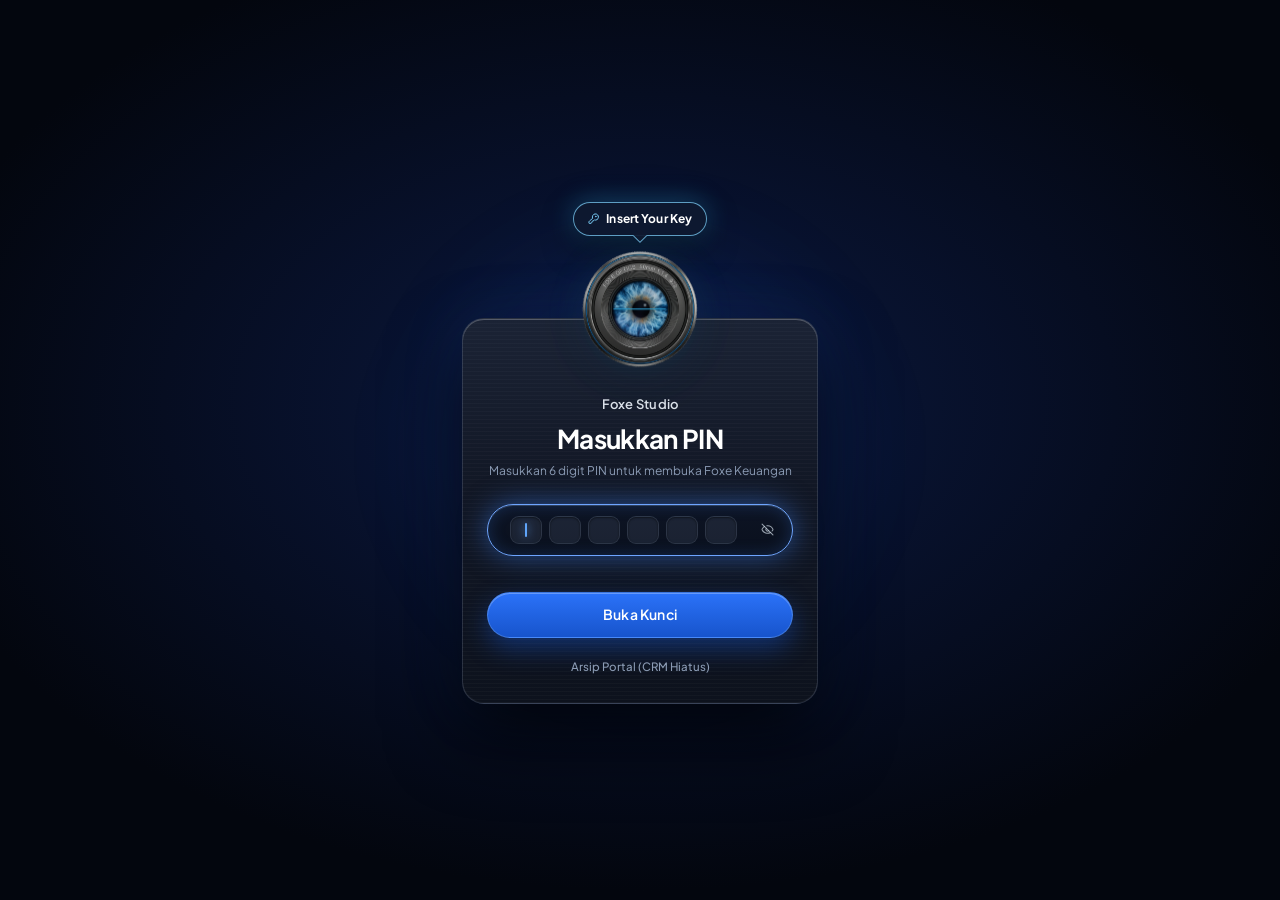
<file: pearl_prism_template.html>
<!doctype html>
<html lang="id">
  <head>
    <meta charset="UTF-8" />
    <meta name="viewport" content="width=device-width, initial-scale=1.0" />
    <meta http-equiv="Cache-Control" content="no-cache, no-store, must-revalidate" />
    <meta http-equiv="Pragma" content="no-cache" />
    <meta http-equiv="Expires" content="0" />
    <meta name="foxe-sync-id" content="__FOXE_SYNC_ID__" />
    <title>Foxe Studio Keuangan — Pearl Prism Frost</title>
    <link rel="icon" type="image/png" href="./assets/glass/logo-foxe.png" />
    <script>const BUILD_ID = "__FOXE_BUILD_ID__"; window.FOXE_BUILD_ID = BUILD_ID;</script>
    <link rel="preconnect" href="https://fonts.googleapis.com" />
    <link rel="preconnect" href="https://fonts.gstatic.com" crossorigin />
    <link
      href="https://fonts.googleapis.com/css2?family=JetBrains+Mono:wght@400;500;600;700&family=Plus+Jakarta+Sans:wght@400;500;600;700;800&display=swap"
      rel="stylesheet"
    />
    <script type="module" crossorigin src="./assets/index-B6zv9a7u.js"></script>
    <link rel="stylesheet" crossorigin href="./assets/index-qf_C1pP2.css">
  </head>
  <body>
    <div id="root"></div>
  </body>
</html>
</file>
